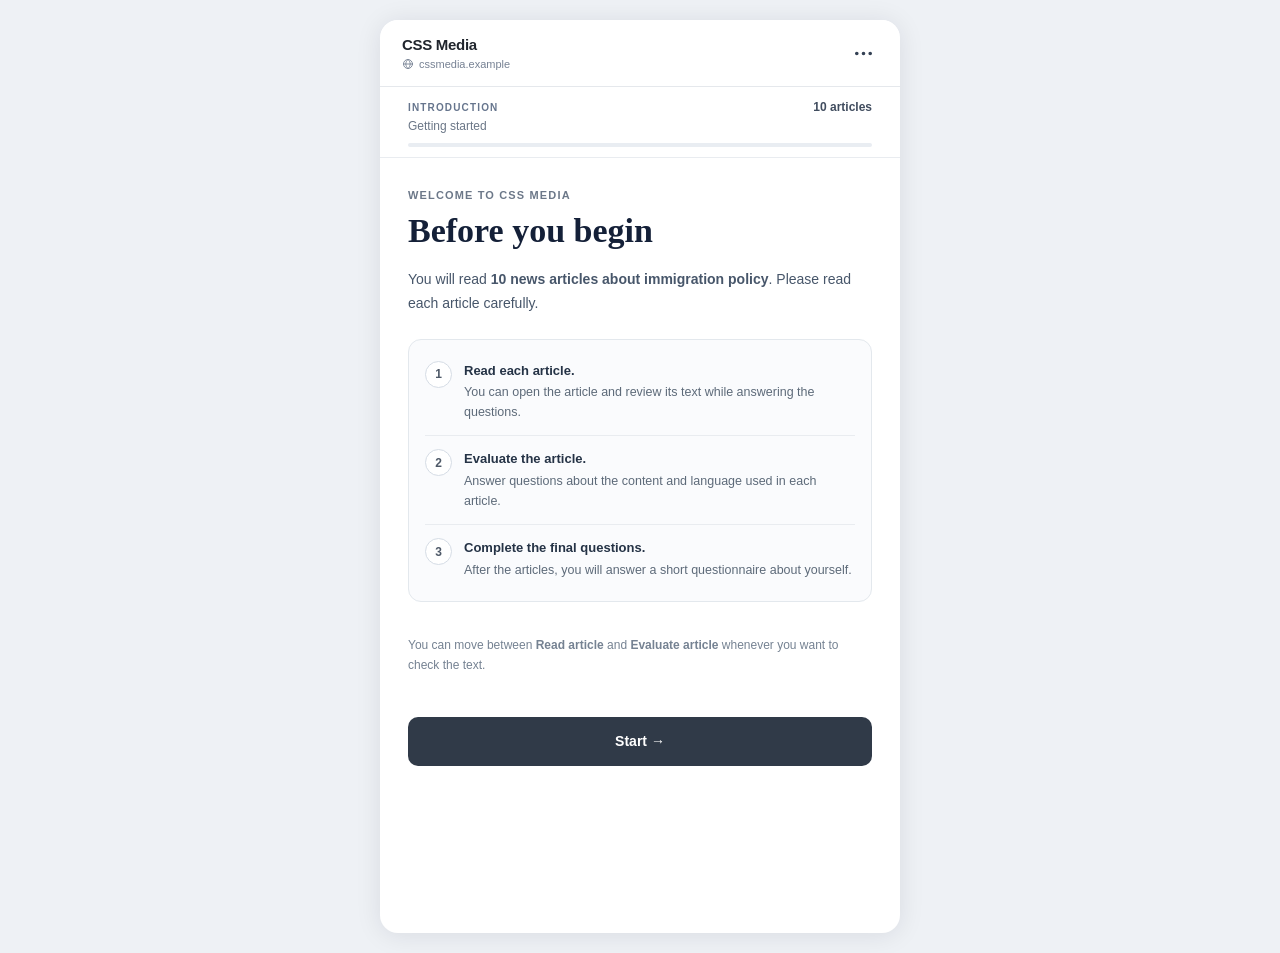
<file: index.html>
<!DOCTYPE html>
<html lang="en">
<head>
  <meta charset="UTF-8" />
  <meta name="viewport" content="width=device-width, initial-scale=1, viewport-fit=cover" />
  <meta name="theme-color" content="#ffffff" />
  <meta name="description" content="CSS Media mobile article survey" />
  <title>CSS Media | Article survey</title>
  <link rel="stylesheet" href="./assets/styles.css" />
</head>
<body>
  <div id="app" aria-live="off"><p class="initial-loading">Loading articles…</p></div>
  <script type="module" src="./assets/app.js"></script>
</body>
</html>
</file>
<file: assets/styles.css>
:root{font-family:Arial,Helvetica,sans-serif;font-synthesis:none;color:#20252d;background:#eef1f5;font-size:15px;-webkit-text-size-adjust:100%;--ink:#172334;--muted:#788495;--line:#e7e9ec;--accent:#444c56;--surface:#fff;--warm:#fff9e7}
*{box-sizing:border-box}html{scroll-behavior:auto}body{margin:0;min-height:100vh}.initial-loading{padding:40px;text-align:center;color:#667085}
button,input,textarea{font:inherit}button{cursor:pointer}button:disabled{cursor:not-allowed;opacity:.48}button:focus-visible,input:focus-visible{outline:3px solid #9da9ba;outline-offset:2px}
.site-wrap{width:min(100%,520px);margin:0 auto;min-height:100vh;background:white;box-shadow:0 2px 26px #10182818}.header{height:67px;position:sticky;top:0;z-index:25;display:flex;align-items:center;gap:12px;padding:10px 22px;background:#fff;border-bottom:1px solid #e5e8ec}.header__identity{flex:1}.header__name{font-size:15px;font-weight:800;letter-spacing:-.3px}.header__domain{display:flex;gap:5px;align-items:center;font-size:11px;color:#778294;margin-top:5px}.icon-btn{width:38px;height:38px;display:grid;place-items:center;border:0;border-radius:50%;background:transparent;color:#344154}.icon-btn:hover{background:#eef1f5}.icon-btn svg{width:23px;height:23px}.header__settings{margin-right:-4px}
.progress-band{background:#fff;position:sticky;top:67px;z-index:20;border-bottom:1px solid #e9ecf0;padding:13px 22px 10px}.progress-band__row{display:flex;align-items:center;justify-content:space-between;gap:10px}.eyebrow{font-size:10px;font-weight:800;letter-spacing:1.15px;color:#66758d;text-transform:uppercase}.article-counter{font-size:12px;font-weight:750;color:#414d5f}.progress-title{font-size:12px;color:#6b7787;margin-top:5px}.progress-track{height:4px;border-radius:10px;background:#e9edf2;margin-top:10px;overflow:hidden}.progress-fill{height:100%;background:#7b858f;border-radius:10px;transition:width .25s}
.page{padding:20px 22px 42px;min-height:calc(100vh - 125px)}.news-masthead{display:flex;align-items:center;justify-content:space-between;gap:8px;padding:0 0 15px;border-bottom:1px solid #e1e4e8}.news-wordmark{font-size:24px;font-weight:900;letter-spacing:-1.3px;color:#3b4655}.news-wordmark__light{color:#88919d}.news-section{font-size:10px;font-weight:800;color:#5d6b80;letter-spacing:1.15px}.news-kicker{font-size:10px;font-weight:900;letter-spacing:1.08px;color:#4e6179;text-transform:uppercase;margin-top:32px}.news-title{font-family:Georgia,'Times New Roman',serif;font-weight:bold;font-size:clamp(28px,7.3vw,37px);letter-spacing:-.8px;line-height:1.07;margin:16px 0 22px;color:#142038}.byline{font-size:11px;color:#7b8595;margin-bottom:21px}.rule{height:1px;background:var(--line);margin:18px 0 22px}.img-placeholder{height:205px;border-radius:4px;background:#d7d9dd;display:flex;align-items:center;justify-content:center;flex-direction:column;color:#929ba7;gap:9px}.img-placeholder svg{width:25px;height:25px}.img-placeholder span{font-size:11px}.img-placeholder img{width:100%;height:100%;object-fit:cover}.img-note{font-size:10px;color:#8793a3;margin-top:9px}.reading-tip{background:#fcfbf6;border:1px solid #e9debe;border-radius:11px;padding:16px;margin:25px 0 20px}.reading-tip strong{font-size:12px}.reading-tip p{font-size:12px;line-height:1.65;margin:8px 0}.tip-count{font-size:11px;font-weight:750;color:#84672b}.reading-tip__heading{display:flex;align-items:center;gap:7px;color:#303943}.reading-tip__heading svg{width:18px;height:18px}.article-body{font-family:Georgia,'Times New Roman',serif;font-size:17px;line-height:1.84;color:#1e2530}.article-body p{margin:0 0 24px}.sentence{cursor:pointer;border-radius:3px;-webkit-tap-highlight-color:transparent;transition:background .15s}.sentence:hover{background:#f5f5f2}.sentence:focus-visible{outline:2px solid #7c91a5}.sentence--selected{background:#ffeba0;box-shadow:0 0 0 3px #ffeba0}.sentence--selected:hover{background:#ffe28d}.notice{font-size:12px;color:#926326;margin:8px 0 15px}.quiz{padding:18px;border:1px solid #e4e7eb;background:#f9fafb;border-radius:12px;margin-top:31px}.quiz h3{margin:0 0 12px;font-size:15px}.quiz p{font-size:13px;line-height:1.6;margin:0 0 13px}.quiz-option{display:flex;align-items:center;gap:10px;background:white;border:1px solid #e0e4e9;border-radius:8px;padding:12px;margin:8px 0;font-size:13px}.quiz-option input{accent-color:#505d6b}.quiz-status{font-size:12px;color:#506555;margin:12px 0 0}.quiz-status svg{vertical-align:middle}.secondary-btn{border:1px solid #d3d7df;background:#fff;border-radius:8px;color:#303a49;padding:10px 13px;font-weight:700;font-size:12px;margin-top:10px}.secondary-btn:hover{background:#f2f3f5}.requirement-box{border:1px solid #e7eaf0;background:#f9fafb;border-radius:11px;margin-top:22px;padding:16px}.requirement-heading{font-size:13px;font-weight:800;margin-bottom:12px}.requirement-line{display:flex;align-items:center;gap:9px;font-size:12px;color:#657080;margin:9px 0}.requirement-line--done{color:#337356}.requirement-bullet{font-weight:bold;width:18px;height:18px;border-radius:50%;display:grid;place-items:center;background:#e4e8ed;color:#727d8a;font-size:11px}.requirement-line--done .requirement-bullet{background:#e2f1e6;color:#28704c}.primary-btn{background:#303a48;color:white;border:0;border-radius:10px;padding:15px 17px;font-size:14px;font-weight:750;width:100%;margin-top:17px;min-height:49px}.primary-btn:not(:disabled):hover{background:#1a2533}.helper{font-size:11px;line-height:1.55;color:#788393;margin-top:8px}.phase-intro{padding:10px 0 22px}.phase-intro h1{font-family:Georgia,'Times New Roman',serif;font-size:29px;line-height:1.12;margin:8px 0 12px}.phase-intro p{font-size:13px;line-height:1.65;color:#687588;margin:0}.assessment{margin:0;padding:0;border:0}.question{padding:20px 0 19px;border-top:1px solid #e7eaee}.question__top{display:flex;justify-content:space-between;gap:9px;align-items:start}.question__index{color:#748092;font-weight:800;font-size:10px;letter-spacing:.7px;white-space:nowrap;margin-top:3px}.question h2{font-size:14px;line-height:1.55;margin:0 0 13px;font-weight:750;flex:1}.options{display:grid;gap:8px}.option{position:relative;display:flex;gap:11px;align-items:flex-start;border:1px solid #dce1e7;border-radius:9px;padding:12px 13px;line-height:1.4;font-size:12px;color:#354254;cursor:pointer;min-height:44px;background:#fff}.option:has(input:checked){border-color:#526272;background:#f2f5f7;box-shadow:inset 0 0 0 1px #526272}.option input{margin:1px 0 0;accent-color:#384958;flex-shrink:0}.option span{flex:1}.text-field{margin:11px 0 0 26px;width:calc(100% - 26px);border-radius:8px;border:1px solid #cbd2da;padding:11px;font-size:13px}.form-hint{color:#667085;font-size:12px;margin:12px 0 0}.complete-card{padding:25px 0 30px;text-align:center}.complete-mark{background:#e9f0ed;color:#347450;border-radius:50%;width:60px;height:60px;margin:12px auto 16px;display:grid;place-items:center;font-size:29px}.complete-card h1{font-family:Georgia,serif;font-size:30px;margin:8px 0}.complete-card p{font-size:13px;color:#697587;line-height:1.65}.completion-stats{display:grid;grid-template-columns:1fr 1fr;gap:10px;margin:22px 0}.completion-stat{background:#f5f7fa;border-radius:10px;padding:13px 6px}.completion-stat strong{font-size:21px;display:block}.completion-stat small{color:#798596;font-size:11px}
.overlay{position:fixed;inset:0;background:#12202d77;z-index:50;display:flex;justify-content:center;align-items:flex-end}.settings-panel{width:min(100%,520px);max-height:min(90vh,720px);background:#fff;border-radius:18px 18px 0 0;overflow-y:auto;box-shadow:0 -10px 30px #1117}.settings-header{position:sticky;top:0;z-index:2;background:#fff;border-bottom:1px solid #e5e8ec;padding:17px 20px;display:flex;align-items:center;justify-content:space-between}.settings-header h2{font-size:16px;margin:0}.settings-content{padding:20px}.settings-desc{font-size:12px;color:#687588;line-height:1.6;margin-top:0;margin-bottom:15px}.settings-row{padding:15px 0;border-top:1px solid #e9eaec;display:flex;align-items:center;justify-content:space-between;gap:15px}.settings-row strong{font-size:13px;display:block}.settings-row small{font-size:11px;color:#7a8698;display:block;margin-top:5px;line-height:1.4}.settings-row input[type=checkbox]{height:20px;width:20px;accent-color:#4b596b;flex-shrink:0}.number-input{width:80px;border:1px solid #bdc6ce;border-radius:8px;padding:9px;font-size:14px}.settings-actions{display:flex;gap:9px;flex-wrap:wrap;margin:15px 0}.settings-actions button{flex:1;white-space:nowrap}.warning{padding:12px;background:#fff8e8;color:#785e26;border:1px solid #eee0b5;font-size:11px;line-height:1.5;border-radius:8px}.footer-note{padding:16px 20px 28px;background:#f8f9fb;color:#8994a3;font-size:10px;line-height:1.5;text-align:center;border-top:1px solid #e7e9ed}.error{padding:25px;color:#8c3535;line-height:1.65}body.modal-open{overflow:hidden}
@media(min-width:620px){body{padding:20px 0}.site-wrap{border-radius:18px;overflow:clip;min-height:calc(100vh - 40px)}.header{border-radius:18px 18px 0 0}.overlay{align-items:center}.settings-panel{border-radius:18px;max-height:82vh}.page{padding-left:28px;padding-right:28px}.progress-band{padding-left:28px;padding-right:28px}}
@media(max-width:370px){.header{padding:10px 15px}.progress-band{padding:11px 15px}.page{padding:17px 16px 30px}.news-title{font-size:29px}.img-placeholder{height:190px}.article-body{font-size:16px}.option{font-size:12px}}

/* Article/reference tabs */
.view-tabs{position:sticky;top:var(--progress-bottom,145px);z-index:19;display:flex;gap:0;background:#fff;border-bottom:1px solid #dce2e9;padding:0 18px;box-shadow:0 3px 6px #24364c08}
.view-tab{flex:1;min-height:48px;border:0;border-bottom:3px solid transparent;background:#fff;color:#647082;font-size:13px;font-weight:700;display:flex;align-items:center;justify-content:center;gap:8px}
.view-tab--active{border-bottom-color:#343f4e;color:#223248}
.view-tab:not(.view-tab--active):hover{background:#f5f6f8}
.tab-count{font-size:10px;background:#edf0f3;border-radius:10px;padding:3px 6px;color:#5b6778}
.review-notice{background:#f1f4f7;border:1px solid #dfe4e9;border-radius:9px;padding:12px 14px;display:flex;flex-direction:column;gap:4px;font-size:12px;line-height:1.5;margin-bottom:20px;color:#48566a}
.review-notice strong{color:#27394a}
.article-reference-link{display:inline-flex;align-items:center;gap:7px;margin:0 0 20px;padding:10px 13px;border:1px solid #d7dce2;border-radius:8px;background:#f8fafb;color:#334357;font-size:12px;font-weight:700}
.review-bottom{padding-top:16px;border-top:1px solid #e7eaf0;margin-top:20px}
.sentence-readonly{border-radius:2px}
@media(max-width:370px){.view-tabs{padding:0 10px}.view-tab{font-size:12px;gap:5px}}

/* CSS Media article survey: question numbering, article/evaluation tabs. */
.question__top{justify-content:flex-start;align-items:flex-start;gap:10px}
.question__index{order:0;display:inline-block;flex:none;width:22px;min-width:22px;font-size:13px;line-height:1.55;margin-top:0;letter-spacing:0;color:#465365;text-align:left}
.question h2{order:1;min-width:0;margin:0 0 13px}
.phase-intro{padding-top:11px}
.phase-intro h1{margin-top:0}

/* Survey introduction and news-set selector */
.intro-page{padding-top:31px}.intro-overline{color:#6c7889;font-size:11px;letter-spacing:1.15px;font-weight:800;margin-bottom:10px}
.intro-page h1{font-family:Georgia,'Times New Roman',serif;font-size:34px;line-height:1.15;margin:0 0 18px;color:#142038}
.intro-page>p{font-size:14px;line-height:1.7;color:#47566a;margin-bottom:20px}
.intro-steps{border:1px solid #e3e8ed;border-radius:13px;padding:8px 16px;background:#fafbfd;margin:23px 0}
.intro-step{display:flex;align-items:flex-start;gap:12px;padding:13px 0}.intro-step+.intro-step{border-top:1px solid #e9ecf0}
.intro-step>span{flex:none;border:1px solid #d5dce5;background:white;width:27px;height:27px;border-radius:50%;display:grid;place-items:center;font-weight:bold;color:#4e5968;font-size:12px}
.intro-step p{margin:0;color:#5d6a79;font-size:12.5px;line-height:1.6}.intro-step strong{display:block;color:#253346;font-size:13px;margin-bottom:1px}
.intro-footnote{padding:10px 0 4px;color:#758292!important;font-size:12px!important}
.news-set-control{padding:14px;border:1px solid #dbe2ea;background:#f7f9fb;border-radius:11px;margin:8px 0 17px}
.news-set-control strong{display:block;font-size:13px}.news-set-control small{display:block;color:#7a8698;font-size:11px;line-height:1.4;margin:6px 0 12px}
.news-set-control__entry{display:flex;align-items:center;gap:10px}.news-set-control__entry .number-input{flex:none;width:82px;background:#fff}.news-set-control__entry .secondary-btn{margin-top:0;flex:1;min-height:42px}
.news-set-current{display:block;font-size:11px;color:#64758a;margin-top:10px}
</file>
